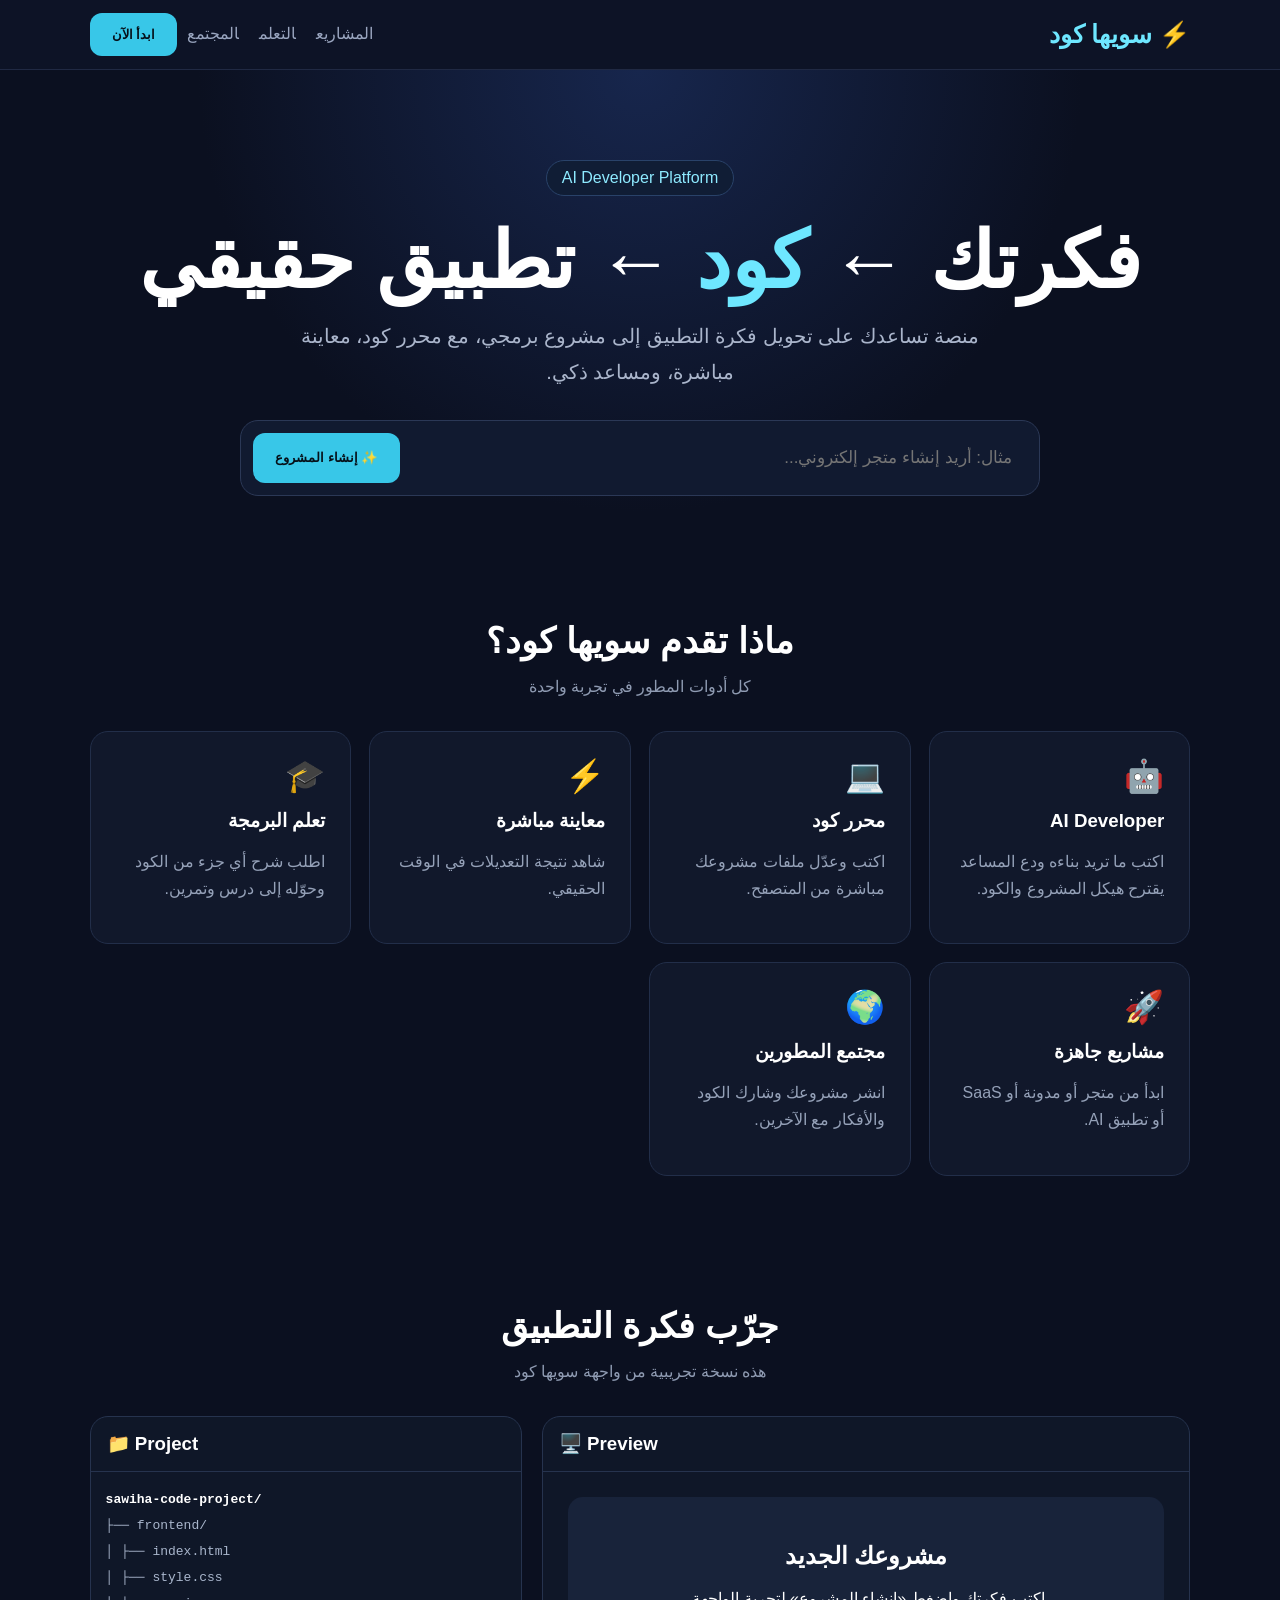
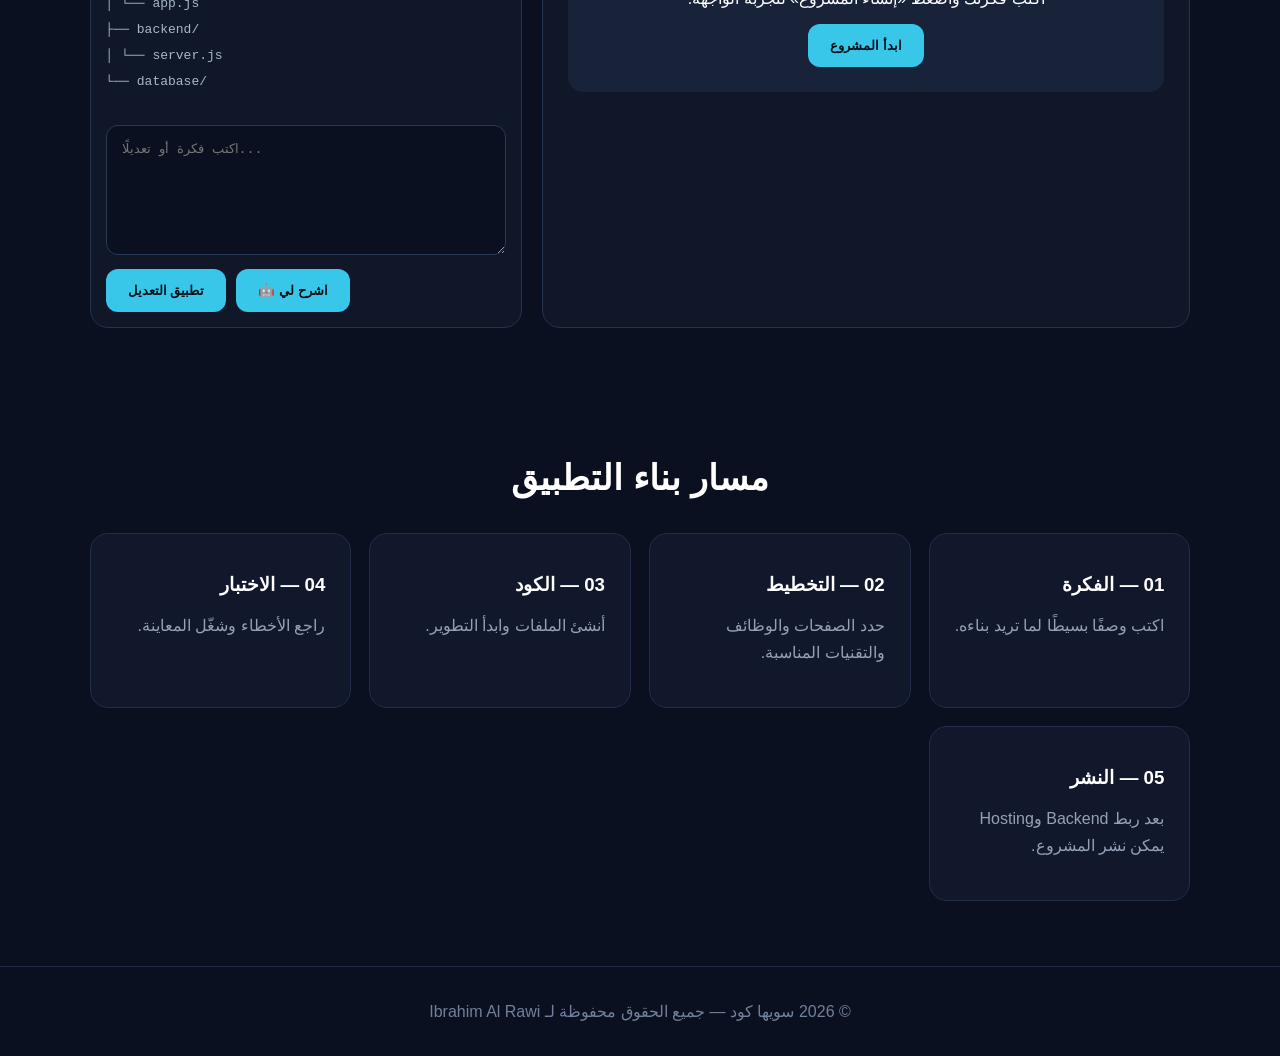
<file: index.html>
<!DOCTYPE html>
<html lang="ar" dir="rtl">
<head>
<meta charset="UTF-8">
<meta name="viewport" content="width=device-width, initial-scale=1.0">
<title>سويها كود — فكرتك إلى تطبيق</title>
<style>
*{box-sizing:border-box}
body{margin:0;font-family:Arial,sans-serif;background:#0b1020;color:#fff}
a{color:inherit;text-decoration:none}
.nav{height:70px;display:flex;align-items:center;justify-content:space-between;padding:0 7%;border-bottom:1px solid #202943;background:#0d1326;position:sticky;top:0;z-index:5}
.logo{font-size:25px;font-weight:800;color:#6ee7ff}.nav span{color:#9aa6c0;margin:0 10px}
.hero{padding:90px 7% 60px;text-align:center;background:radial-gradient(circle at top,#17264d,#0b1020 55%)}
.badge{display:inline-block;padding:8px 15px;border:1px solid #294269;border-radius:30px;color:#8eeaff;background:#101d35}
h1{font-size:clamp(40px,7vw,78px);margin:25px 0 15px;line-height:1.05}
.hero h1 b{color:#6ee7ff}.hero p{font-size:20px;color:#aab5cb;max-width:720px;margin:0 auto 30px;line-height:1.8}
.prompt{max-width:800px;margin:auto;background:#111a30;border:1px solid #2b3856;border-radius:18px;padding:12px;display:flex;gap:10px}
.prompt input{flex:1;background:transparent;border:0;outline:0;color:white;font-size:17px;padding:15px}
button{border:0;border-radius:12px;padding:14px 22px;background:#38c7e8;color:#06111a;font-weight:800;cursor:pointer}
section{padding:65px 7%}.title{text-align:center;margin-bottom:35px}.title h2{font-size:35px;margin:0 0 10px}.title p{color:#8f9bb2}
.grid{display:grid;grid-template-columns:repeat(auto-fit,minmax(210px,1fr));gap:18px}
.card{background:#11182b;border:1px solid #222e49;border-radius:18px;padding:25px;transition:.2s}
.card:hover{transform:translateY(-4px);border-color:#3cc9e8}.icon{font-size:32px}.card h3{margin:15px 0 8px}.card p{color:#95a1b8;line-height:1.7}
.builder{display:grid;grid-template-columns:1fr 1.5fr;gap:20px;direction:ltr}
.panel{background:#0f1728;border:1px solid #26334e;border-radius:18px;overflow:hidden}.panel h3{margin:0;padding:16px;border-bottom:1px solid #26334e}
.files{padding:15px;direction:ltr;color:#a9b6cc;font-family:monospace;line-height:2}.files b{color:#fff}.preview{min-height:310px;padding:25px;direction:rtl}
.preview .site{background:#18233a;border-radius:15px;padding:25px;text-align:center}
textarea{width:100%;height:130px;background:#0a1020;color:#dbeafe;border:1px solid #2b3856;border-radius:12px;padding:15px;resize:vertical}
.actions{display:flex;gap:10px;margin-top:10px;flex-wrap:wrap}
footer{text-align:center;padding:35px;color:#71809b;border-top:1px solid #202943}
@media(max-width:750px){.builder{grid-template-columns:1fr}.prompt{flex-direction:column}.nav span{display:none}}
</style>
</head>
<body>

<nav class="nav">
  <div class="logo">⚡ سويها كود</div>
  <div><span>المشاريع</span><span>التعلم</span><span>المجتمع</span><button onclick="scrollToBuilder()">ابدأ الآن</button></div>
</nav>

<header class="hero">
  <div class="badge">AI Developer Platform</div>
  <h1>فكرتك ← <b>كود</b> ← تطبيق حقيقي</h1>
  <p>منصة تساعدك على تحويل فكرة التطبيق إلى مشروع برمجي، مع محرر كود، معاينة مباشرة، ومساعد ذكي.</p>
  <div class="prompt">
    <input id="idea" placeholder="مثال: أريد إنشاء متجر إلكتروني..." />
    <button onclick="generateProject()">✨ إنشاء المشروع</button>
  </div>
</header>

<section>
  <div class="title"><h2>ماذا تقدم سويها كود؟</h2><p>كل أدوات المطور في تجربة واحدة</p></div>
  <div class="grid">
    <div class="card"><div class="icon">🤖</div><h3>AI Developer</h3><p>اكتب ما تريد بناءه ودع المساعد يقترح هيكل المشروع والكود.</p></div>
    <div class="card"><div class="icon">💻</div><h3>محرر كود</h3><p>اكتب وعدّل ملفات مشروعك مباشرة من المتصفح.</p></div>
    <div class="card"><div class="icon">⚡</div><h3>معاينة مباشرة</h3><p>شاهد نتيجة التعديلات في الوقت الحقيقي.</p></div>
    <div class="card"><div class="icon">🎓</div><h3>تعلم البرمجة</h3><p>اطلب شرح أي جزء من الكود وحوّله إلى درس وتمرين.</p></div>
    <div class="card"><div class="icon">🚀</div><h3>مشاريع جاهزة</h3><p>ابدأ من متجر أو مدونة أو SaaS أو تطبيق AI.</p></div>
    <div class="card"><div class="icon">🌍</div><h3>مجتمع المطورين</h3><p>انشر مشروعك وشارك الكود والأفكار مع الآخرين.</p></div>
  </div>
</section>

<section id="builder">
  <div class="title"><h2>جرّب فكرة التطبيق</h2><p>هذه نسخة تجريبية من واجهة سويها كود</p></div>
  <div class="builder">
    <div class="panel">
      <h3>📁 Project</h3>
      <div class="files">
        <b>sawiha-code-project/</b><br>
        ├── frontend/<br>
        │ ├── index.html<br>
        │ ├── style.css<br>
        │ └── app.js<br>
        ├── backend/<br>
        │ └── server.js<br>
        └── database/
      </div>
      <div style="padding:15px">
        <textarea id="code" placeholder="اكتب فكرة أو تعديلًا..."></textarea>
        <div class="actions">
          <button onclick="applyIdea()">تطبيق التعديل</button>
          <button onclick="explain()">🤖 اشرح لي</button>
        </div>
      </div>
    </div>
    <div class="panel">
      <h3>🖥️ Preview</h3>
      <div class="preview">
        <div class="site">
          <h2 id="previewTitle">مشروعك الجديد</h2>
          <p id="previewText">اكتب فكرتك واضغط «إنشاء المشروع» لتجربة الواجهة.</p>
          <button onclick="alert('هذه معاينة تجريبية')">ابدأ المشروع</button>
        </div>
      </div>
    </div>
  </div>
</section>

<section>
  <div class="title"><h2>مسار بناء التطبيق</h2></div>
  <div class="grid">
    <div class="card"><h3>01 — الفكرة</h3><p>اكتب وصفًا بسيطًا لما تريد بناءه.</p></div>
    <div class="card"><h3>02 — التخطيط</h3><p>حدد الصفحات والوظائف والتقنيات المناسبة.</p></div>
    <div class="card"><h3>03 — الكود</h3><p>أنشئ الملفات وابدأ التطوير.</p></div>
    <div class="card"><h3>04 — الاختبار</h3><p>راجع الأخطاء وشغّل المعاينة.</p></div>
    <div class="card"><h3>05 — النشر</h3><p>بعد ربط Backend وHosting يمكن نشر المشروع.</p></div>
  </div>
</section>

<footer>© 2026 سويها كود — جميع الحقوق محفوظة لـ Ibrahim Al Rawi</footer>

<script>
function scrollToBuilder(){document.getElementById('builder').scrollIntoView({behavior:'smooth'})}
function generateProject(){
  const idea=document.getElementById('idea').value.trim();
  if(!idea){alert('اكتب فكرة التطبيق أولاً');return}
  document.getElementById('previewTitle').textContent=idea.slice(0,45);
  document.getElementById('previewText').textContent='تم إنشاء تصور أولي لمشروعك. هذه نسخة Frontend تجريبية.';
  document.getElementById('code').value='أضف إلى المشروع: '+idea;
  scrollToBuilder();
}
function applyIdea(){
  const text=document.getElementById('code').value.trim();
  if(!text){alert('اكتب التعديل أولاً');return}
  document.getElementById('previewText').textContent='تم تطبيق التعديل تجريبيًا: '+text.slice(0,100);
  document.getElementById('code').value='';
}
function explain(){
  alert('في النسخة الكاملة يمكن ربط هذه الوظيفة بواجهة AI لشرح الكود، اكتشاف الأخطاء وإنشاء التمارين.');
}
</script>
</body>
</html>
</file>
